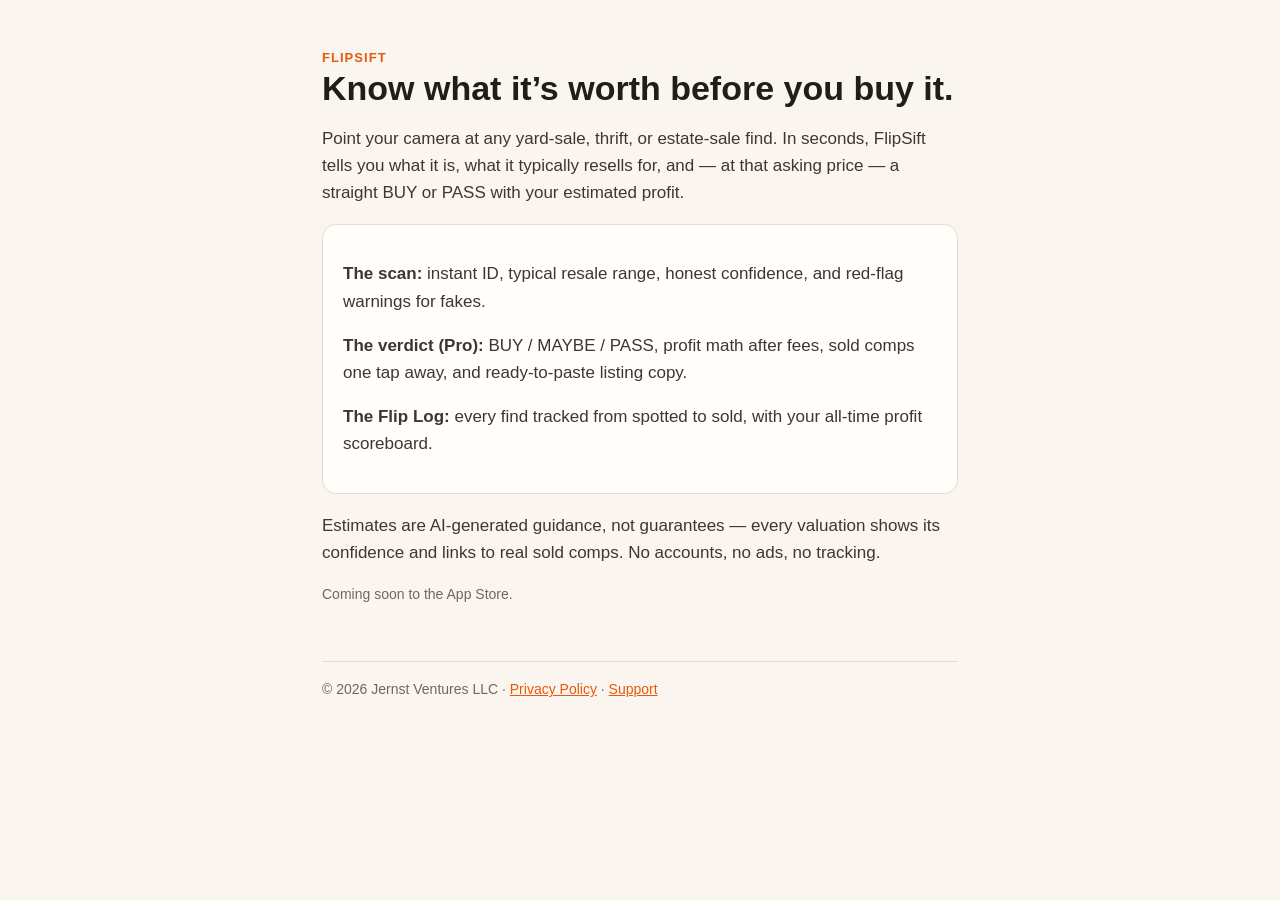
<file: index.html>
<!DOCTYPE html>
<html lang="en">
<head>
<meta charset="utf-8">
<meta name="viewport" content="width=device-width, initial-scale=1">
<title>FlipSift — Scan it. Flip it. Profit.</title>
<link rel="stylesheet" href="style.css">
</head>
<body>
<div class="wrap">
  <div class="tag">FlipSift</div>
  <h1>Know what it’s worth before you buy it.</h1>
  <p>Point your camera at any yard-sale, thrift, or estate-sale find. In seconds, FlipSift tells you what it is, what it typically resells for, and — at that asking price — a straight BUY or PASS with your estimated profit.</p>

  <div class="card">
    <p><strong>The scan:</strong> instant ID, typical resale range, honest confidence, and red-flag warnings for fakes.</p>
    <p><strong>The verdict (Pro):</strong> BUY / MAYBE / PASS, profit math after fees, sold comps one tap away, and ready-to-paste listing copy.</p>
    <p><strong>The Flip Log:</strong> every find tracked from spotted to sold, with your all-time profit scoreboard.</p>
  </div>

  <p>Estimates are AI-generated guidance, not guarantees — every valuation shows its confidence and links to real sold comps. No accounts, no ads, no tracking.</p>

  <p class="muted">Coming soon to the App Store.</p>

  <footer>© 2026 Jernst Ventures LLC · <a href="privacy.html">Privacy Policy</a> · <a href="support.html">Support</a></footer>
</div>
</body>
</html>
</file>
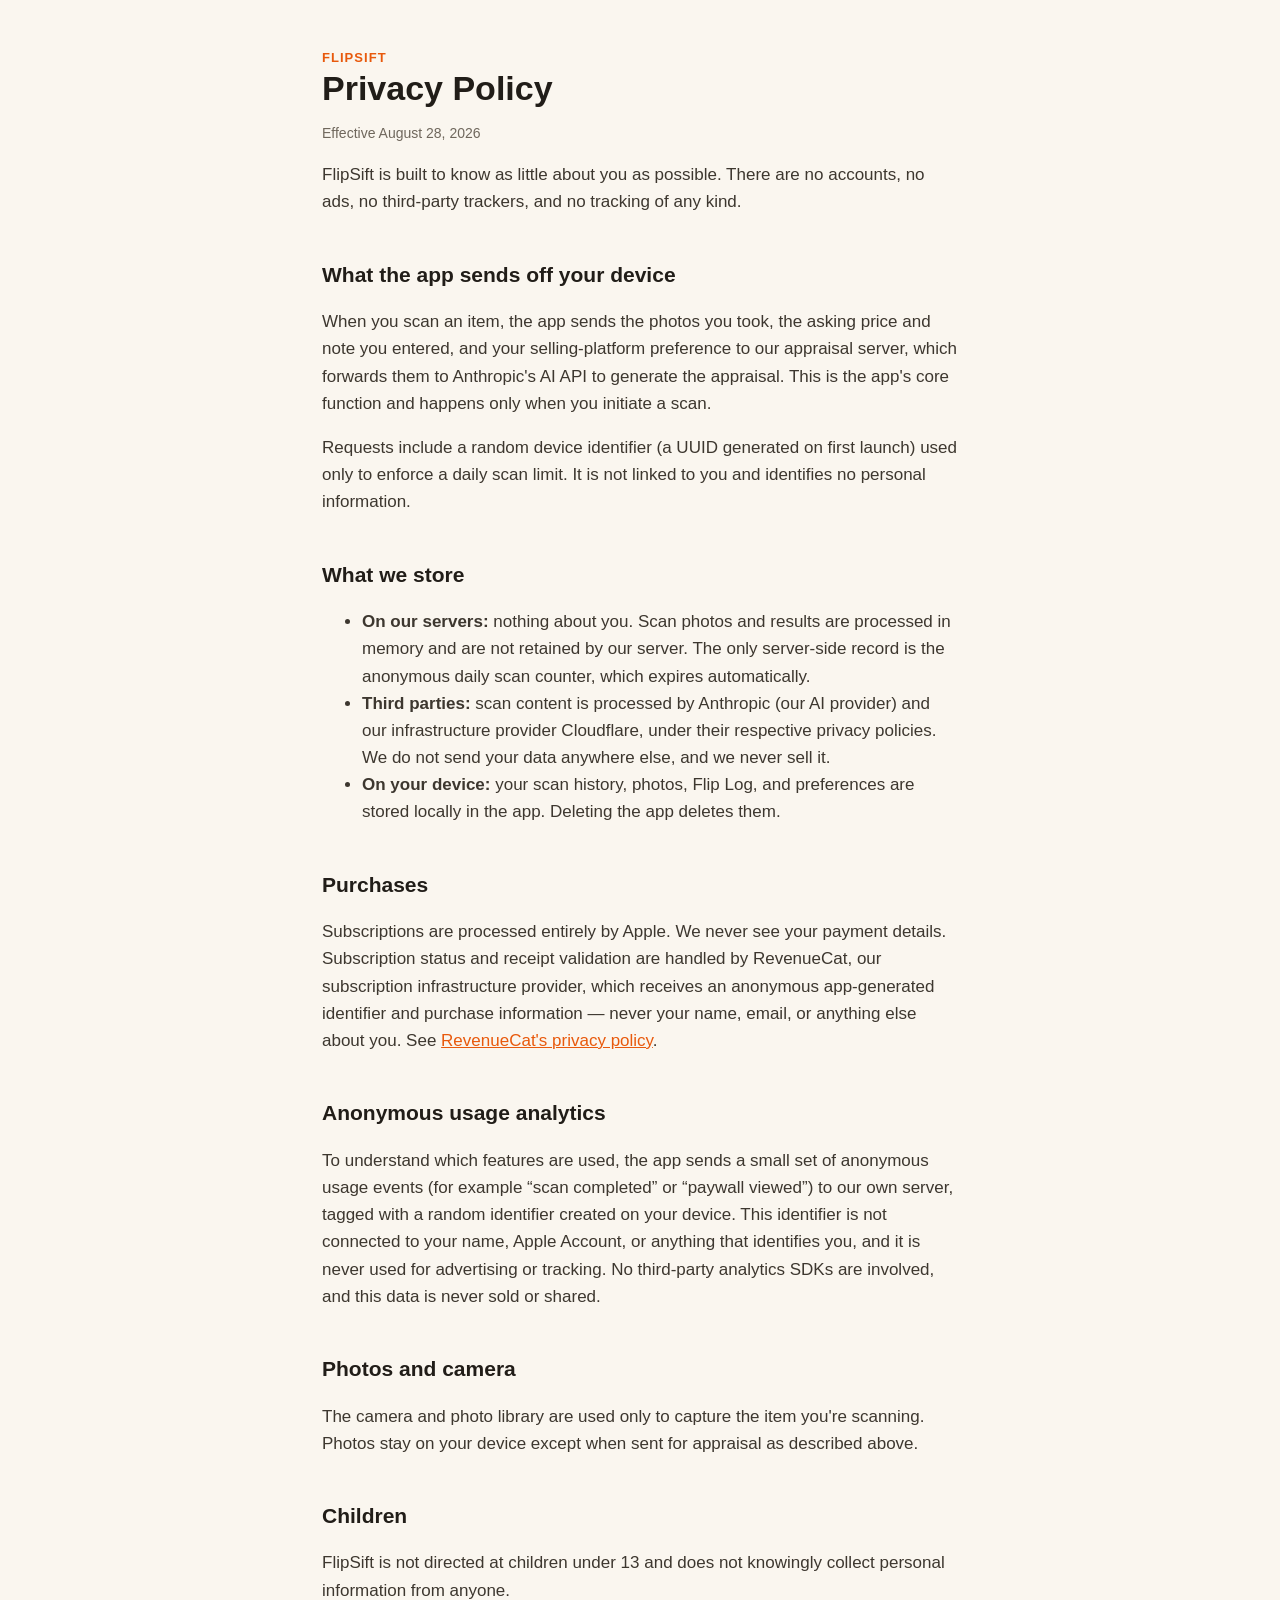
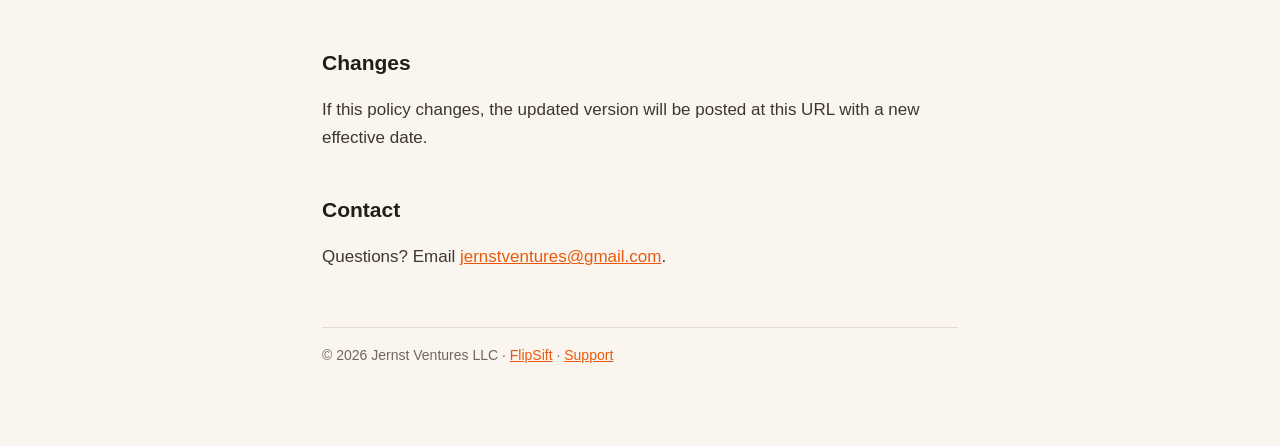
<file: privacy.html>
<!DOCTYPE html>
<html lang="en">
<head>
<meta charset="utf-8">
<meta name="viewport" content="width=device-width, initial-scale=1">
<title>FlipSift — Privacy Policy</title>
<link rel="stylesheet" href="style.css">
</head>
<body>
<div class="wrap">
  <div class="tag">FlipSift</div>
  <h1>Privacy Policy</h1>
  <p class="muted">Effective August 28, 2026</p>

  <p>FlipSift is built to know as little about you as possible. There are no accounts, no ads, no third-party trackers, and no tracking of any kind.</p>

  <h2>What the app sends off your device</h2>
  <p>When you scan an item, the app sends the photos you took, the asking price and note you entered, and your selling-platform preference to our appraisal server, which forwards them to Anthropic's AI API to generate the appraisal. This is the app's core function and happens only when you initiate a scan.</p>
  <p>Requests include a random device identifier (a UUID generated on first launch) used only to enforce a daily scan limit. It is not linked to you and identifies no personal information.</p>

  <h2>What we store</h2>
  <ul>
    <li><strong>On our servers:</strong> nothing about you. Scan photos and results are processed in memory and are not retained by our server. The only server-side record is the anonymous daily scan counter, which expires automatically.</li>
    <li><strong>Third parties:</strong> scan content is processed by Anthropic (our AI provider) and our infrastructure provider Cloudflare, under their respective privacy policies. We do not send your data anywhere else, and we never sell it.</li>
    <li><strong>On your device:</strong> your scan history, photos, Flip Log, and preferences are stored locally in the app. Deleting the app deletes them.</li>
  </ul>

  <h2>Purchases</h2>
  <p>Subscriptions are processed entirely by Apple. We never see your payment details. Subscription status and receipt validation are handled by RevenueCat, our subscription infrastructure provider, which receives an anonymous app-generated identifier and purchase information — never your name, email, or anything else about you. See <a href="https://www.revenuecat.com/privacy">RevenueCat's privacy policy</a>.</p>

  <h2>Anonymous usage analytics</h2>
  <p>To understand which features are used, the app sends a small set of anonymous usage events (for example &ldquo;scan completed&rdquo; or &ldquo;paywall viewed&rdquo;) to our own server, tagged with a random identifier created on your device. This identifier is not connected to your name, Apple Account, or anything that identifies you, and it is never used for advertising or tracking. No third-party analytics SDKs are involved, and this data is never sold or shared.</p>

  <h2>Photos and camera</h2>
  <p>The camera and photo library are used only to capture the item you're scanning. Photos stay on your device except when sent for appraisal as described above.</p>

  <h2>Children</h2>
  <p>FlipSift is not directed at children under 13 and does not knowingly collect personal information from anyone.</p>

  <h2>Changes</h2>
  <p>If this policy changes, the updated version will be posted at this URL with a new effective date.</p>

  <h2>Contact</h2>
  <p>Questions? Email <a href="mailto:jernstventures@gmail.com">jernstventures@gmail.com</a>.</p>

  <footer>© 2026 Jernst Ventures LLC · <a href="index.html">FlipSift</a> · <a href="support.html">Support</a></footer>
</div>
</body>
</html>
</file>
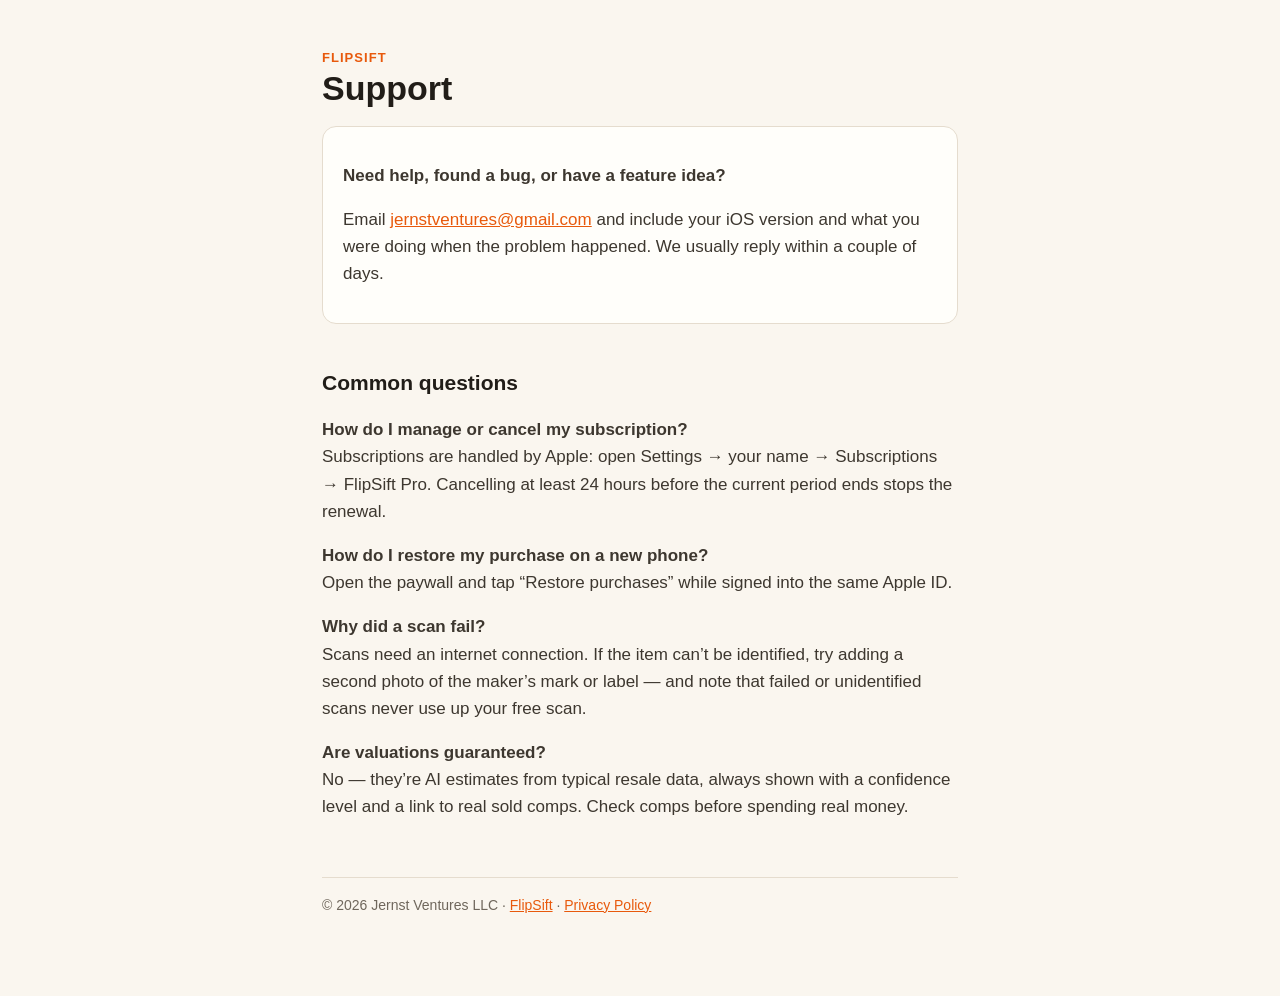
<file: support.html>
<!DOCTYPE html>
<html lang="en">
<head>
<meta charset="utf-8">
<meta name="viewport" content="width=device-width, initial-scale=1">
<title>FlipSift — Support</title>
<link rel="stylesheet" href="style.css">
</head>
<body>
<div class="wrap">
  <div class="tag">FlipSift</div>
  <h1>Support</h1>

  <div class="card">
    <p><strong>Need help, found a bug, or have a feature idea?</strong></p>
    <p>Email <a href="mailto:jernstventures@gmail.com">jernstventures@gmail.com</a> and include your iOS version and what you were doing when the problem happened. We usually reply within a couple of days.</p>
  </div>

  <h2>Common questions</h2>
  <p><strong>How do I manage or cancel my subscription?</strong><br>
  Subscriptions are handled by Apple: open Settings → your name → Subscriptions → FlipSift Pro. Cancelling at least 24 hours before the current period ends stops the renewal.</p>

  <p><strong>How do I restore my purchase on a new phone?</strong><br>
  Open the paywall and tap “Restore purchases” while signed into the same Apple ID.</p>

  <p><strong>Why did a scan fail?</strong><br>
  Scans need an internet connection. If the item can’t be identified, try adding a second photo of the maker’s mark or label — and note that failed or unidentified scans never use up your free scan.</p>

  <p><strong>Are valuations guaranteed?</strong><br>
  No — they’re AI estimates from typical resale data, always shown with a confidence level and a link to real sold comps. Check comps before spending real money.</p>

  <footer>© 2026 Jernst Ventures LLC · <a href="index.html">FlipSift</a> · <a href="privacy.html">Privacy Policy</a></footer>
</div>
</body>
</html>
</file>
<file: style.css>
* { box-sizing: border-box; }
body {
  margin: 0; background: #FAF6EF; color: #211D18;
  font: 17px/1.6 -apple-system, BlinkMacSystemFont, "Segoe UI", Roboto, sans-serif;
}
.wrap { max-width: 680px; margin: 0 auto; padding: 48px 22px 80px; }
h1 { font-size: 34px; line-height: 1.15; margin: 0 0 6px; }
h2 { font-size: 21px; margin: 2em 0 .4em; }
p, li { color: #3d372f; }
.tag { color: #E8590C; font-weight: 700; letter-spacing: .08em; text-transform: uppercase; font-size: 13px; }
.muted { color: #6F675C; font-size: 14px; }
a { color: #E8590C; }
.card { background: #FFFEFA; border: 1px solid #E5DCCE; border-radius: 14px; padding: 18px 20px; margin: 18px 0; }
footer { margin-top: 56px; padding-top: 16px; border-top: 1px solid #E5DCCE; font-size: 14px; color: #6F675C; }
</file>
